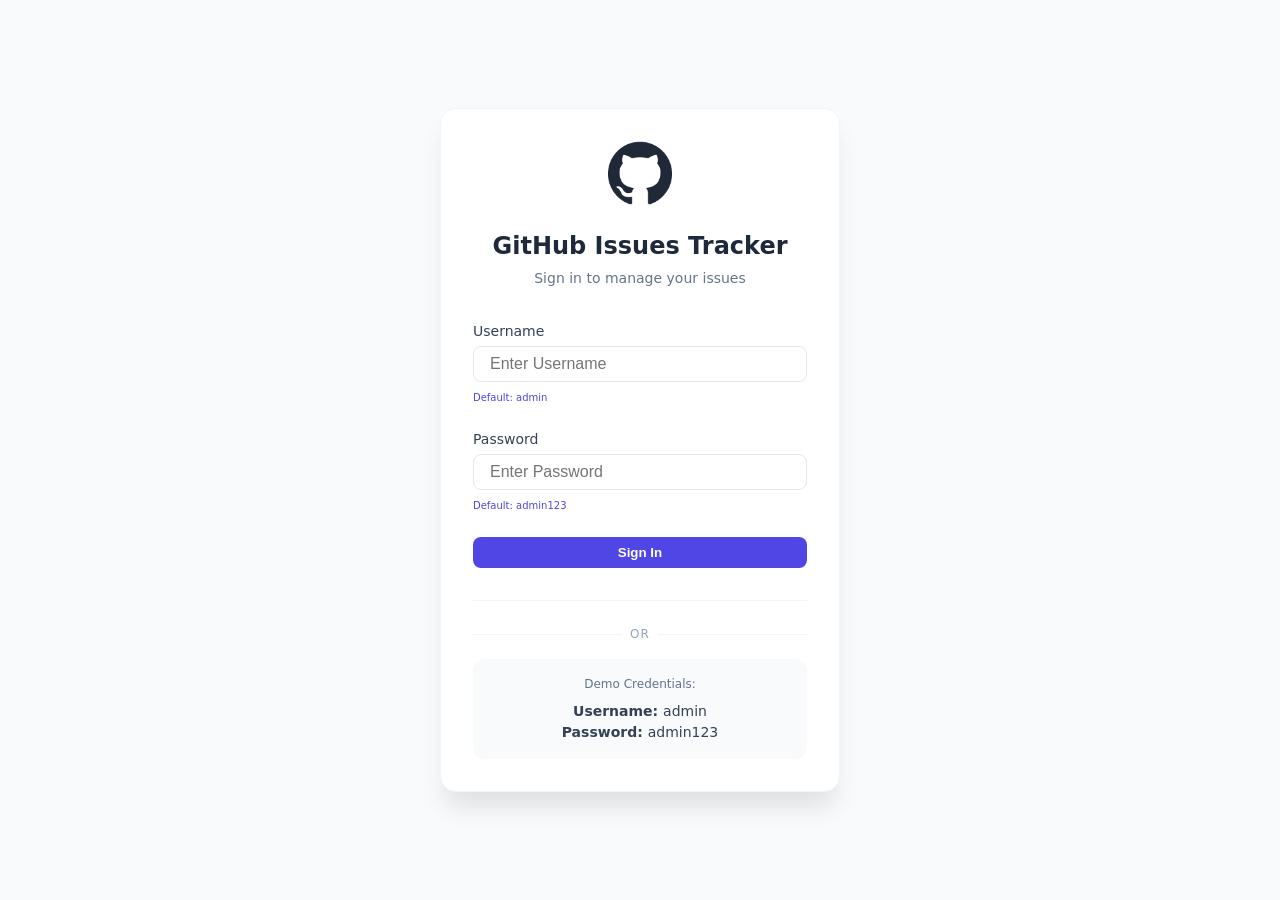
<file: index.html>
<!DOCTYPE html>
<html lang="en">
<head>
    <meta charset="UTF-8">
    <meta name="viewport" content="width=device-width, initial-scale=1.0">
    <title>Dashboard - GitHub Issue Tracker</title>

    <script>
        const loggedIn = localStorage.getItem("isLoggedIn");

        if (!loggedIn || loggedIn !== "true") {
            window.location.replace("login.html");
        }
    </script>

    <link rel="stylesheet" href="style.css">
</head>
<body class="dashboard-page">

    <!-- Navbar -->
    <nav class="navbar">
        <div class="container navbar-content">
            <div class="navbar-left">
                <img src="assets/github-logo.png" 
                     alt="Logo" class="logo-small" 
                     onerror="this.src='https://cdn-icons-png.flaticon.com/512/2111/2111432.png'"
                     referrerPolicy="no-referrer">
                <span class="brand-name">GitHub Issues Tracker</span>
            </div>
            <div class="navbar-right">
                <div class="search-wrapper">
                    <input type="text" id="searchInput" placeholder="Search issues...">
                </div>
                <button id="searchBtn" class="btn-primary">Search</button>
                <button id="newIssueBtn" class="btn-primary btn-new-issue">
                    <span>+</span> New Issue
                </button>
                <button onclick="logout()" class="btn-primary btn-logout">
                Logout
                </button>
            </div>
        </div>
    </nav>

    <main class="container main-content">

        <!-- Tabs Section -->
        <div class="card tabs-card">
            <div class="tabs-list">
                <button data-tab="all" class="tab-btn active">All</button>
                <button data-tab="open" class="tab-btn">Open</button>
                <button data-tab="closed" class="tab-btn">Closed</button>
            </div>
        </div>

        <!-- Summary Section -->
        <div class="card summary-card">
            <div class="summary-left">
                <div id="summaryIcon" class="icon-circle">
                    <img src="assets/Aperture.png" 
                         alt="Status" class="status-icon-img" id="statusIconImg" 
                         onerror="this.src='https://cdn-icons-png.flaticon.com/512/1022/1022213.png'"
                         referrerPolicy="no-referrer">
                </div>
                <div class="summary-text">
                    <h2><span id="issueCount">0</span> Issues</h2>
                    <p>Track and manage your project issues</p>
                </div>
            </div>
            <div class="summary-right">
                <div class="status-indicator">
                    <span class="dot dot-open"></span>
                    <span>Open</span>
                </div>
                <div class="status-indicator">
                    <span class="dot dot-closed"></span>
                    <span>Closed</span>
                </div>
            </div>
        </div>

        <div id="loadingSpinner" class="hidden loading-container">
            <div class="spinner"></div>
        </div>

        <div id="issuesGrid" class="issues-grid">
          
        </div>

        <div id="emptyState" class="hidden empty-state">
            <p>No issues found matching your criteria.</p>
        </div>
    </main>

    
    <div id="issueModal" class="modal hidden">
        <div class="modal-overlay" id="modalOverlay"></div>
        <div class="modal-container">
            <div class="modal-header">
                <div id="modalHeader">
                   
                </div>
                <button id="closeModal" class="btn-close">
                  
                </button>
            </div>
            <div class="modal-body" id="modalBody">
                
            </div>
            <div class="modal-footer">
                <button id="closeModalBtn" class="btn-primary">Close</button>
            </div>
        </div>
    </div>

    <script type="module" src="script.js"></script>
</body>
</html>
</file>
<file: style.css>
:root {
    --primary: #4f46e5;
    --primary-dark: #4338ca;
    --bg-light: #f8fafc;
    --white: #ffffff;
    --slate-50: #f8fafc;
    --slate-100: #f1f5f9;
    --slate-200: #e2e8f0;
    --slate-400: #94a3b8;
    --slate-500: #64748b;
    --slate-600: #475569;
    --slate-700: #334155;
    --slate-800: #1e293b;
    --emerald-500: #10b981;
    --red-500: #ef4444;
    --red-600: #dc2626;
    --shadow-sm: 0 1px 2px 0 rgba(0, 0, 0, 0.05);
    --shadow-md: 0 4px 6px -1px rgba(0, 0, 0, 0.1);
    --shadow-lg: 0 10px 15px -3px rgba(0, 0, 0, 0.1);
    --shadow-xl: 0 20px 25px -5px rgba(0, 0, 0, 0.1);
    --font-sans: 'Inter', system-ui, -apple-system, sans-serif;
}

* {
    margin: 0;
    padding: 0;
    box-sizing: border-box;
}

body {
    font-family: var(--font-sans);
    background-color: var(--bg-light);
    color: var(--slate-800);
    line-height: 1.5;
}

.container {
    max-width: 1280px;
    margin: 0 auto;
    padding: 0 1rem;
}

.hidden {
    display: none !important;
}

/* --- Login Page --- */
.login-page {
    min-height: 100vh;
    display: flex;
    align-items: center;
    justify-content: center;
    padding: 1rem;
}

.login-container {
    background: var(--white);
    padding: 2rem;
    border-radius: 1rem;
    box-shadow: var(--shadow-xl);
    width: 100%;
    max-width: 400px;
    border: 1px solid var(--slate-100);
}

.login-header {
    text-align: center;
    margin-bottom: 2rem;
}

.logo-large {
    width: 4rem;
    height: 4rem;
    margin-bottom: 1rem;
}

.login-header h1 {
    font-size: 1.5rem;
    font-weight: 700;
    color: var(--slate-800);
    margin-bottom: 0.25rem;
}

.subtitle {
    font-size: 0.875rem;
    color: var(--slate-500);
}

.login-form {
    display: flex;
    flex-direction: column;
    gap: 1.5rem;
}

.form-group {
    display: flex;
    flex-direction: column;
    gap: 0.25rem;
}

.form-group label {
    font-size: 0.875rem;
    font-weight: 500;
    color: var(--slate-700);
}

.form-group input {
    padding: 0.5rem 1rem;
    border-radius: 0.5rem;
    border: 1px solid var(--slate-200);
    font-size: 1rem;
    transition: all 0.2s;
}

.form-group input:focus {
    outline: none;
    border-color: var(--primary);
    box-shadow: 0 0 0 2px rgba(79, 70, 229, 0.2);
}

.hint {
    font-size: 10px;
    color: var(--primary);
    margin-top: 0.25rem;
}

.btn-primary {
    background-color: var(--primary);
    color: white;
    font-weight: 600;
    padding: 0.5rem 1rem;
    border-radius: 0.5rem;
    border: none;
    cursor: pointer;
    transition: background-color 0.2s;
}

.btn-primary:hover {
    background-color: var(--primary-dark);
}

.full-width {
    width: 100%;
}

.error-message {
    color: var(--red-500);
    font-size: 0.875rem;
    text-align: center;
    font-weight: 500;
}

.login-footer {
    margin-top: 2rem;
    padding-top: 1.5rem;
    border-top: 1px solid var(--slate-100);
    text-align: center;
}

.divider {
    position: relative;
    font-size: 0.75rem;
    color: var(--slate-400);
    margin-bottom: 1rem;
    text-transform: uppercase;
    letter-spacing: 0.1em;
}

.divider::before {
    content: "";
    position: absolute;
    top: 50%;
    left: 0;
    right: 0;
    height: 1px;
    background: var(--slate-100);
    z-index: 1;
}

.divider span {
    position: relative;
    background: var(--white);
    padding: 0 0.5rem;
    z-index: 2;
}

.demo-box {
    background: var(--slate-50);
    padding: 1rem;
    border-radius: 0.75rem;
}

.demo-title {
    font-size: 0.75rem;
    color: var(--slate-500);
    margin-bottom: 0.5rem;
}

.demo-item {
    font-size: 0.875rem;
    font-weight: 700;
    color: var(--slate-700);
}

.demo-item span {
    font-weight: 400;
}

/* --- Dashboard Page --- */
.navbar {
    background: var(--white);
    border-bottom: 1px solid var(--slate-200);
    position: sticky;
    top: 0;
    z-index: 50;
    height: 4rem;
    display: flex;
    align-items: center;
}

.navbar-content {
    display: flex;
    justify-content: space-between;
    align-items: center;
    width: 100%;
}

.navbar-left {
    display: flex;
    align-items: center;
    gap: 0.75rem;
}

.logo-small {
    width: 2rem;
    height: 2rem;
}

.brand-name {
    font-size: 1.25rem;
    font-weight: 700;
    color: var(--slate-800);
}

.navbar-right {
    display: flex;
    align-items: center;
    gap: 0.5rem;
    flex: 1;
    max-width: 450px;
    margin-left: 1rem;
}

.search-wrapper {
    flex: 1;
}

.search-wrapper input {
    width: 100%;
    padding: 0.5rem 1rem;
    border-radius: 0.5rem;
    border: 1px solid var(--slate-200);
    font-size: 0.875rem;
}

.btn-new-issue {
    white-space: nowrap;
    display: flex;
    align-items: center;
    gap: 0.5rem;
}

@media (max-width: 640px) {
    .brand-name { display: none; }
    .btn-new-issue { display: none; }
}

.main-content {
    padding-top: 2rem;
    padding-bottom: 2rem;
}

.card {
    background: var(--white);
    border-radius: 0.75rem;
    box-shadow: var(--shadow-sm);
    border: 1px solid var(--slate-200);
    margin-bottom: 1.5rem;
}

.tabs-card {
    padding: 1rem;
}

.tabs-list {
    display: flex;
    gap: 0.5rem;
}

.tab-btn {
    padding: 0.5rem 1.5rem;
    border-radius: 0.5rem;
    font-size: 0.875rem;
    font-weight: 500;
    border: none;
    cursor: pointer;
    transition: all 0.2s;
    color: var(--slate-500);
    background: transparent;
}

.tab-btn:hover {
    color: var(--primary);
    background: var(--slate-50);
}

.tab-btn.active {
    background: var(--primary);
    color: white;
    box-shadow: 0 4px 12px rgba(79, 70, 229, 0.2);
}

.summary-card {
    padding: 1.5rem;
    display: flex;
    justify-content: space-between;
    align-items: center;
    gap: 1rem;
}

@media (max-width: 768px) {
    .summary-card { flex-direction: column; align-items: flex-start; }
}

.summary-left {
    display: flex;
    align-items: center;
    gap: 1rem;
}

.icon-circle {
    width: 3rem;
    height: 3rem;
    border-radius: 50%;
    background: #eef2ff;
    display: flex;
    align-items: center;
    justify-content: center;
}

.status-icon-img {
    width: 1.5rem;
    height: 1.5rem;
}

.summary-text h2 {
    font-size: 1.5rem;
    font-weight: 700;
    color: var(--slate-800);
}

.summary-text p {
    font-size: 0.875rem;
    color: var(--slate-500);
}

.summary-right {
    display: flex;
    gap: 1.5rem;
    font-size: 0.875rem;
    font-weight: 500;
}

.status-indicator {
    display: flex;
    align-items: center;
    gap: 0.5rem;
}

.dot {
    width: 0.75rem;
    height: 0.75rem;
    border-radius: 50%;
}

.dot-open { background-color: var(--emerald-500); }
.dot-closed { background-color: var(--primary); }

.loading-container {
    display: flex;
    justify-content: center;
    align-items: center;
    padding: 5rem 0;
}

.spinner {
    width: 3rem;
    height: 3rem;
    border: 4px solid var(--primary);
    border-top-color: transparent;
    border-radius: 50%;
    animation: spin 1s linear infinite;
}

@keyframes spin {
    to { transform: rotate(360deg); }
}

.issues-grid {
    display: grid;
    grid-template-columns: repeat(1, 1fr);
    gap: 1.5rem;
}

@media (min-width: 640px) {
    .issues-grid { grid-template-columns: repeat(2, 1fr); }
}

@media (min-width: 1024px) {
    .issues-grid { grid-template-columns: repeat(4, 1fr); }
}

.issue-card {
    background: var(--white);
    padding: 1.25rem;
    border-radius: 0.75rem;
    box-shadow: var(--shadow-sm);
    border: 1px solid var(--slate-100);
    display: flex;
    flex-direction: column;
    gap: 0.75rem;
    transition: transform 0.2s, box-shadow 0.2s;
    cursor: pointer;
}

.issue-card:hover {
    transform: translateY(-4px);
    box-shadow: 0 12px 24px -8px rgba(0, 0, 0, 0.1);
}

.issue-card.open { border-top: 4px solid var(--emerald-500); }
.issue-card.closed { border-top: 4px solid var(--primary); }

.card-header {
    display: flex;
    justify-content: space-between;
    align-items: flex-start;
}

.status-badge-circle {
    width: 2rem;
    height: 2rem;
    border-radius: 50%;
    background: var(--slate-50);
    display: flex;
    align-items: center;
    justify-content: center;
}

.priority-badge {
    font-size: 10px;
    font-weight: 700;
    text-transform: uppercase;
    letter-spacing: 0.05em;
    padding: 0.25rem 0.5rem;
    border-radius: 0.25rem;
    background: #fef2f2;
    color: var(--red-600);
}

.card-content h3 {
    font-weight: 700;
    color: var(--slate-800);
    margin-bottom: 0.25rem;
    display: -webkit-box;
    -webkit-line-clamp: 1;
    -webkit-box-orient: vertical;
    overflow: hidden;
}

.card-content p {
    font-size: 0.75rem;
    color: var(--slate-500);
    display: -webkit-box;
    -webkit-line-clamp: 2;
    -webkit-box-orient: vertical;
    overflow: hidden;
}

.labels-container {
    display: flex;
    flex-wrap: wrap;
    gap: 0.5rem;
    margin-top: auto;
}

.label-badge {
    font-size: 10px;
    font-weight: 500;
    padding: 0.125rem 0.5rem;
    border-radius: 9999px;
    background: #eef2ff;
    color: var(--primary);
    border: 1px solid #e0e7ff;
}

.card-footer {
    padding-top: 0.75rem;
    border-top: 1px solid var(--slate-50);
    display: flex;
    justify-content: space-between;
    align-items: center;
    font-size: 10px;
    color: var(--slate-400);
}

.empty-state {
    text-align: center;
    padding: 5rem 0;
    color: var(--slate-500);
    font-size: 1.125rem;
}

.modal {
    position: fixed;
    inset: 0;
    z-index: 100;
    display: flex;
    align-items: center;
    justify-content: center;
    padding: 1rem;
}

.modal-overlay {
    position: fixed;
    inset: 0;
    background: rgba(15, 23, 42, 0.5);
    backdrop-filter: blur(4px);
}

.modal-container {
    position: relative;
    background: var(--white);
    border-radius: 1rem;
    box-shadow: var(--shadow-xl);
    width: 100%;
    max-width: 42rem;
    max-height: 90vh;
    overflow-y: auto;
    z-index: 101;
    display: flex;
    flex-direction: column;
}

.modal-header {
    padding: 1.5rem;
    border-bottom: 1px solid var(--slate-100);
    display: flex;
    justify-content: space-between;
    align-items: flex-start;
}

.modal-header h2 {
    font-size: 1.5rem;
    font-weight: 700;
    color: var(--slate-800);
    margin-bottom: 0.5rem;
}

.modal-meta {
    display: flex;
    align-items: center;
    gap: 0.75rem;
    font-size: 0.875rem;
    color: var(--slate-500);
}

.status-pill {
    padding: 0.125rem 0.5rem;
    border-radius: 0.25rem;
    background: var(--emerald-500);
    color: white;
    font-size: 0.75rem;
    font-weight: 700;
}

.btn-close {
    color: var(--slate-400);
    background: transparent;
    border: none;
    cursor: pointer;
    padding: 0.5rem;
    transition: color 0.2s;
}

.btn-close:hover { color: var(--slate-600); }

.modal-body {
    padding: 2rem;
}

.modal-labels {
    display: flex;
    flex-wrap: wrap;
    gap: 0.5rem;
    margin-bottom: 1.5rem;
}

.modal-description {
    color: var(--slate-600);
    line-height: 1.6;
    margin-bottom: 2rem;
}

.modal-info-grid {
    display: grid;
    grid-template-columns: 1fr 1fr;
    gap: 2rem;
    padding: 1.5rem;
    background: var(--slate-50);
    border-radius: 1rem;
    border: 1px solid var(--slate-100);
}

.info-item label {
    font-size: 10px;
    text-transform: uppercase;
    letter-spacing: 0.1em;
    color: var(--slate-400);
    font-weight: 700;
    margin-bottom: 0.5rem;
    display: block;
}

.info-item p {
    font-weight: 700;
    color: var(--slate-800);
}

.priority-pill {
    padding: 0.25rem 0.75rem;
    border-radius: 0.25rem;
    background: var(--red-500);
    color: white;
    font-size: 10px;
    font-weight: 900;
    text-transform: uppercase;
}

.modal-footer {
    padding: 1.5rem;
    background: var(--slate-50);
    border-top: 1px solid var(--slate-100);
    display: flex;
    justify-content: flex-end;
}

@keyframes fadeIn { from { opacity: 0; } to { opacity: 1; } }
@keyframes slideUp { from { transform: translateY(20px); opacity: 0; } to { transform: translateY(0); opacity: 1; } }

.modal:not(.hidden) .modal-overlay { animation: fadeIn 0.3s ease-out; }
.modal:not(.hidden) .modal-container { animation: slideUp 0.3s ease-out; }

.pulse {
    animation: pulse 2s cubic-bezier(0.4, 0, 0.6, 1) infinite;
}

@keyframes pulse {
    0%, 100% { opacity: 1; }
    50% { opacity: .5; }
}

.loading-skeleton {
    background-color: var(--slate-100);
    border-radius: 0.25rem;
}

::-webkit-scrollbar { width: 8px; }
::-webkit-scrollbar-track { background: var(--slate-100); }
::-webkit-scrollbar-thumb { background: var(--slate-200); border-radius: 4px; }
::-webkit-scrollbar-thumb:hover { background: var(--slate-400); }
.issue-card{
background:white;
border-radius:10px;
padding:15px;
box-shadow:0 2px 8px rgba(0,0,0,0.1);
cursor:pointer;
}

.card-header{
display:flex;
justify-content:space-between;
align-items:center;
margin-bottom:10px;
}

.status-icon{
width:18px;
height:18px;
}

.priority-badge{
padding:4px 8px;
font-size:12px;
border-radius:6px;
color:white;
text-transform:capitalize;
}

.priority-badge.high{
background:#e74c3c;
}

.priority-badge.medium{
background:#f39c12;
}

.priority-badge.low{
background:#2ecc71;
}

.card-content h3{
margin:0 0 6px 0;
}

.labels-container{
margin-top:10px;
}

.label-badge{
background:#eee;
padding:3px 6px;
border-radius:4px;
font-size:12px;
margin-right:5px;
}

.card-footer{
display:flex;
justify-content:space-between;
font-size:12px;
color:#666;
margin-top:10px;
}

.issue-card{
background:white;
border-radius:10px;
padding:15px;
box-shadow:0 2px 8px rgba(0,0,0,0.1);
cursor:pointer;
border-top:4px solid transparent;
}

.issue-card.open{
border-top:4px solid #10b981;
}

.issue-card.closed{
border-top:4px solid #4f46e5;
}
</file>
